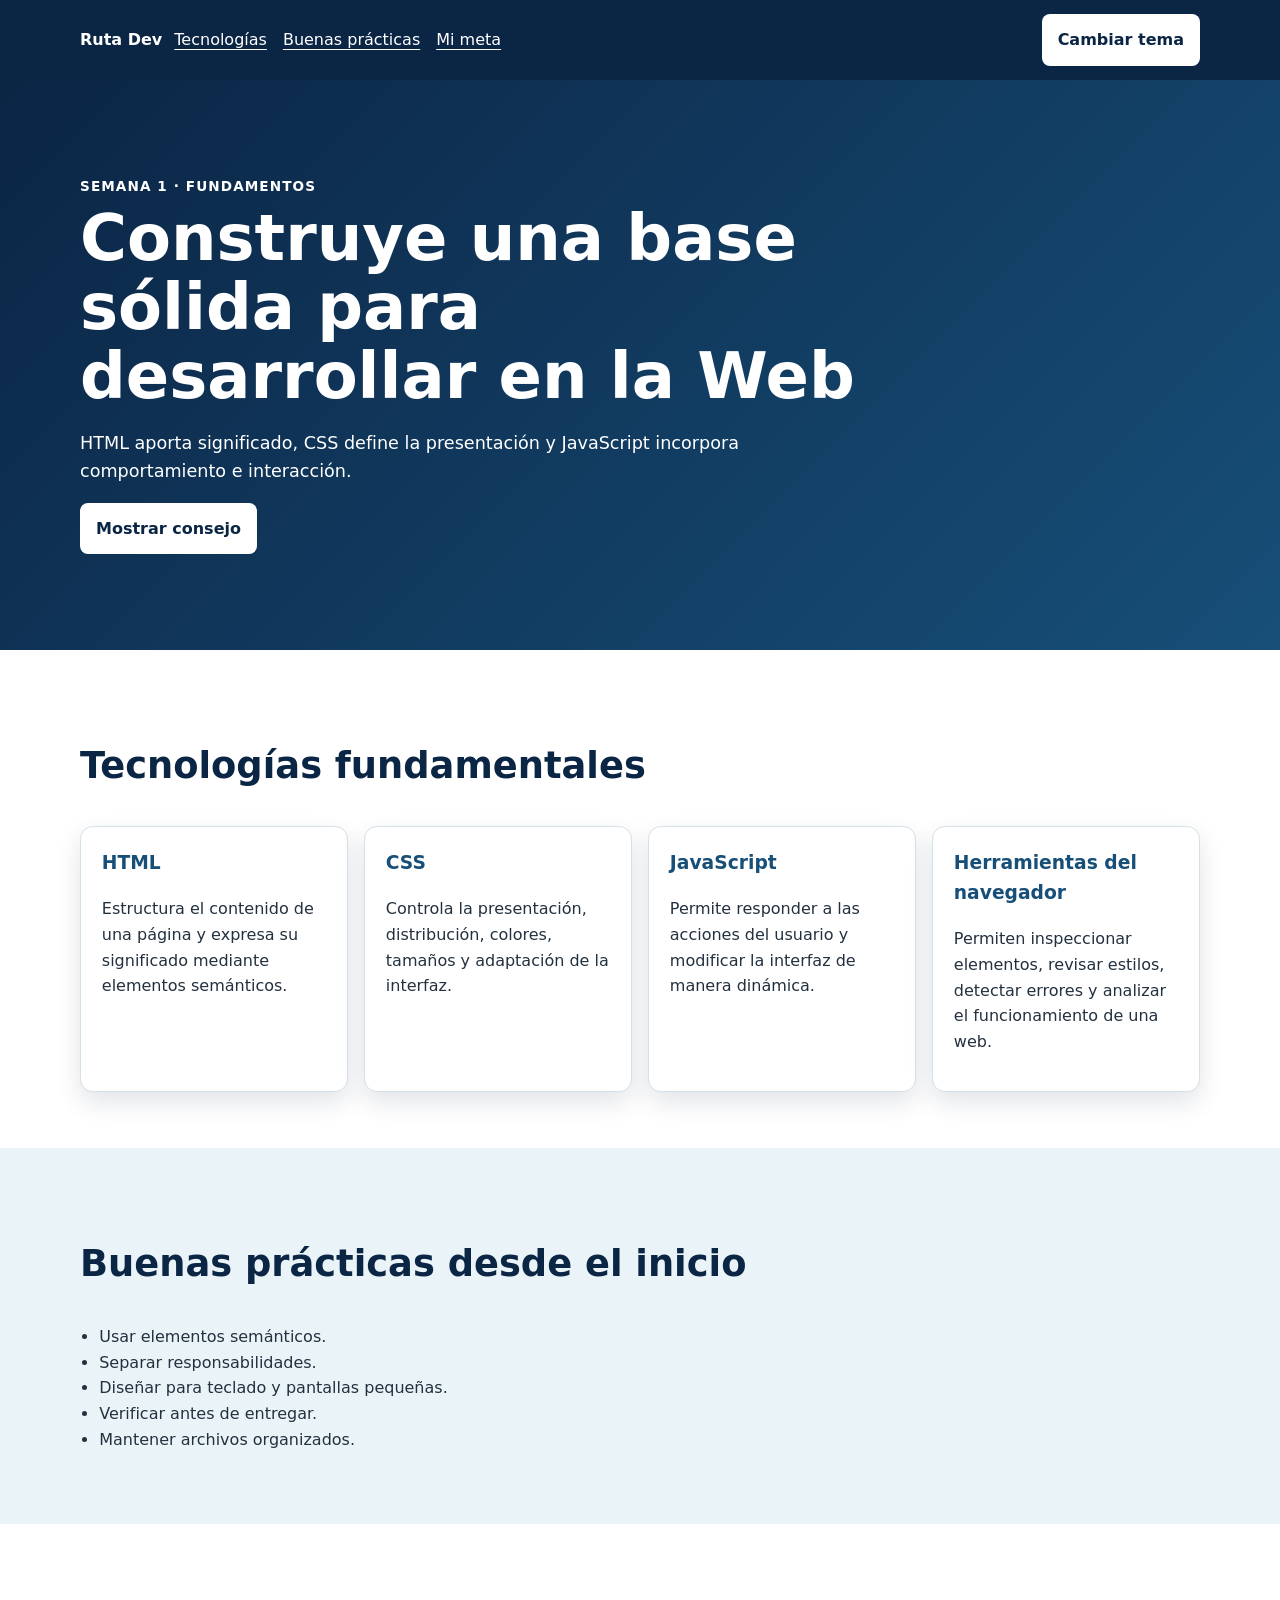
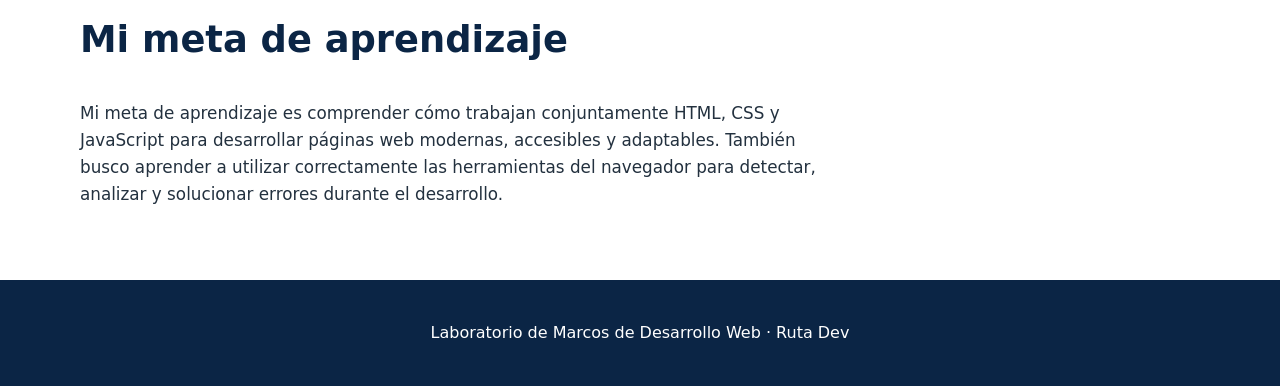
<file: subcarpeta_Sobellite_Javier/Sobellite_Javier_S01_RutaDev/index.html>
<!doctype html>
<html lang="es">

<head>
    <meta charset="UTF-8">
    <meta name="viewport" content="width=device-width, initial-scale=1.0">
    <link rel="icon" type="image/jpg" href="img/logo.jpg">

    <meta name="description"
        content="Ruta introductoria para aprender los fundamentos del desarrollo web.">

    <title>Ruta Dev | Fundamentos Web</title>

    <link rel="stylesheet" href="css/estilo.css">
    <script src="js/app.js" defer></script>
</head>

<body>

    <!-- Enlace de accesibilidad -->
    <a class="salto-contenido" href="#contenido">
        Saltar al contenido
    </a>

    <!-- ENCABEZADO -->
    <header class="encabezado">

        <div class="contenedor barra-navegacion">

            <a class="marca"
               href="#inicio"
               aria-label="Ruta Dev, inicio">
                Ruta Dev
            </a>

            <nav aria-label="Navegación principal">

                <ul class="menu">

                    <li>
                        <a href="#tecnologias">
                            Tecnologías
                        </a>
                    </li>

                    <li>
                        <a href="#practicas">
                            Buenas prácticas
                        </a>
                    </li>

                    <li>
                        <a href="#meta">
                            Mi meta
                        </a>
                    </li>

                </ul>

            </nav>

            <!-- BOTÓN PARA CAMBIAR TEMA -->
            <button
                id="boton-tema"
                class="boton boton-tema"
                type="button"
                aria-pressed="false">

                Cambiar tema

            </button>

        </div>

    </header>


    <!-- CONTENIDO PRINCIPAL -->
    <main id="contenido">

        <!-- HERO -->
        <section id="inicio" class="hero">

            <div class="contenedor">

                <p class="eyebrow">
                    SEMANA 1 · FUNDAMENTOS
                </p>

                <h1>
                    Construye una base sólida para desarrollar en la Web
                </h1>

                <p class="introduccion">
                    HTML aporta significado, CSS define la presentación
                    y JavaScript incorpora comportamiento e interacción.
                </p>

                <!-- BOTÓN CONSEJO -->
                <button
                    id="boton-consejo"
                    class="boton"
                    type="button"
                    aria-expanded="false"
                    aria-controls="consejo">

                    Mostrar consejo

                </button>

                <p
                    id="consejo"
                    class="consejo"
                    hidden>

                    Domina primero los estándares web;
                    después comprenderás mejor cualquier framework.

                </p>

            </div>

        </section>


        <!-- TECNOLOGÍAS -->
        <section
            id="tecnologias"
            class="seccion contenedor"
            aria-labelledby="titulo-tecnologias">

            <h2 id="titulo-tecnologias">
                Tecnologías fundamentales
            </h2>

            <div class="tarjetas">

                <!-- TARJETA 1 -->
                <article class="tarjeta">

                    <h3>HTML</h3>

                    <p>
                        Estructura el contenido de una página
                        y expresa su significado mediante
                        elementos semánticos.
                    </p>

                </article>


                <!-- TARJETA 2 -->
                <article class="tarjeta">

                    <h3>CSS</h3>

                    <p>
                        Controla la presentación, distribución,
                        colores, tamaños y adaptación
                        de la interfaz.
                    </p>

                </article>


                <!-- TARJETA 3 -->
                <article class="tarjeta">

                    <h3>JavaScript</h3>

                    <p>
                        Permite responder a las acciones
                        del usuario y modificar la interfaz
                        de manera dinámica.
                    </p>

                </article>


                <!-- TARJETA 4 - RETO -->
                <article class="tarjeta">

                    <h3>Herramientas del navegador</h3>

                    <p>
                        Permiten inspeccionar elementos,
                        revisar estilos, detectar errores
                        y analizar el funcionamiento de una web.
                    </p>

                </article>

            </div>

        </section>


        <!-- BUENAS PRÁCTICAS -->
        <section
            id="practicas"
            class="seccion seccion-alterna">

            <div class="contenedor">

                <h2>
                    Buenas prácticas desde el inicio
                </h2>

                <ul class="lista-practicas">

                    <li>
                        Usar elementos semánticos.
                    </li>

                    <li>
                        Separar responsabilidades.
                    </li>

                    <li>
                        Diseñar para teclado y pantallas pequeñas.
                    </li>

                    <li>
                        Verificar antes de entregar.
                    </li>

                    <li>
                        Mantener archivos organizados.
                    </li>

                </ul>

            </div>

        </section>


        <!-- META DE APRENDIZAJE -->
        <section
            id="meta"
            class="seccion contenedor"
            aria-labelledby="titulo-meta">

            <h2 id="titulo-meta">
                Mi meta de aprendizaje
            </h2>

            <p class="meta-texto">

                Mi meta de aprendizaje es comprender cómo trabajan
                conjuntamente HTML, CSS y JavaScript para desarrollar
                páginas web modernas, accesibles y adaptables.
                También busco aprender a utilizar correctamente
                las herramientas del navegador para detectar,
                analizar y solucionar errores durante el desarrollo.

            </p>

        </section>

    </main>


    <!-- PIE DE PÁGINA -->
    <footer class="pie">

        <div class="contenedor">

            <p>
                Laboratorio de Marcos de Desarrollo Web · Ruta Dev
            </p>

        </div>

    </footer>

</body>

</html>
</file>
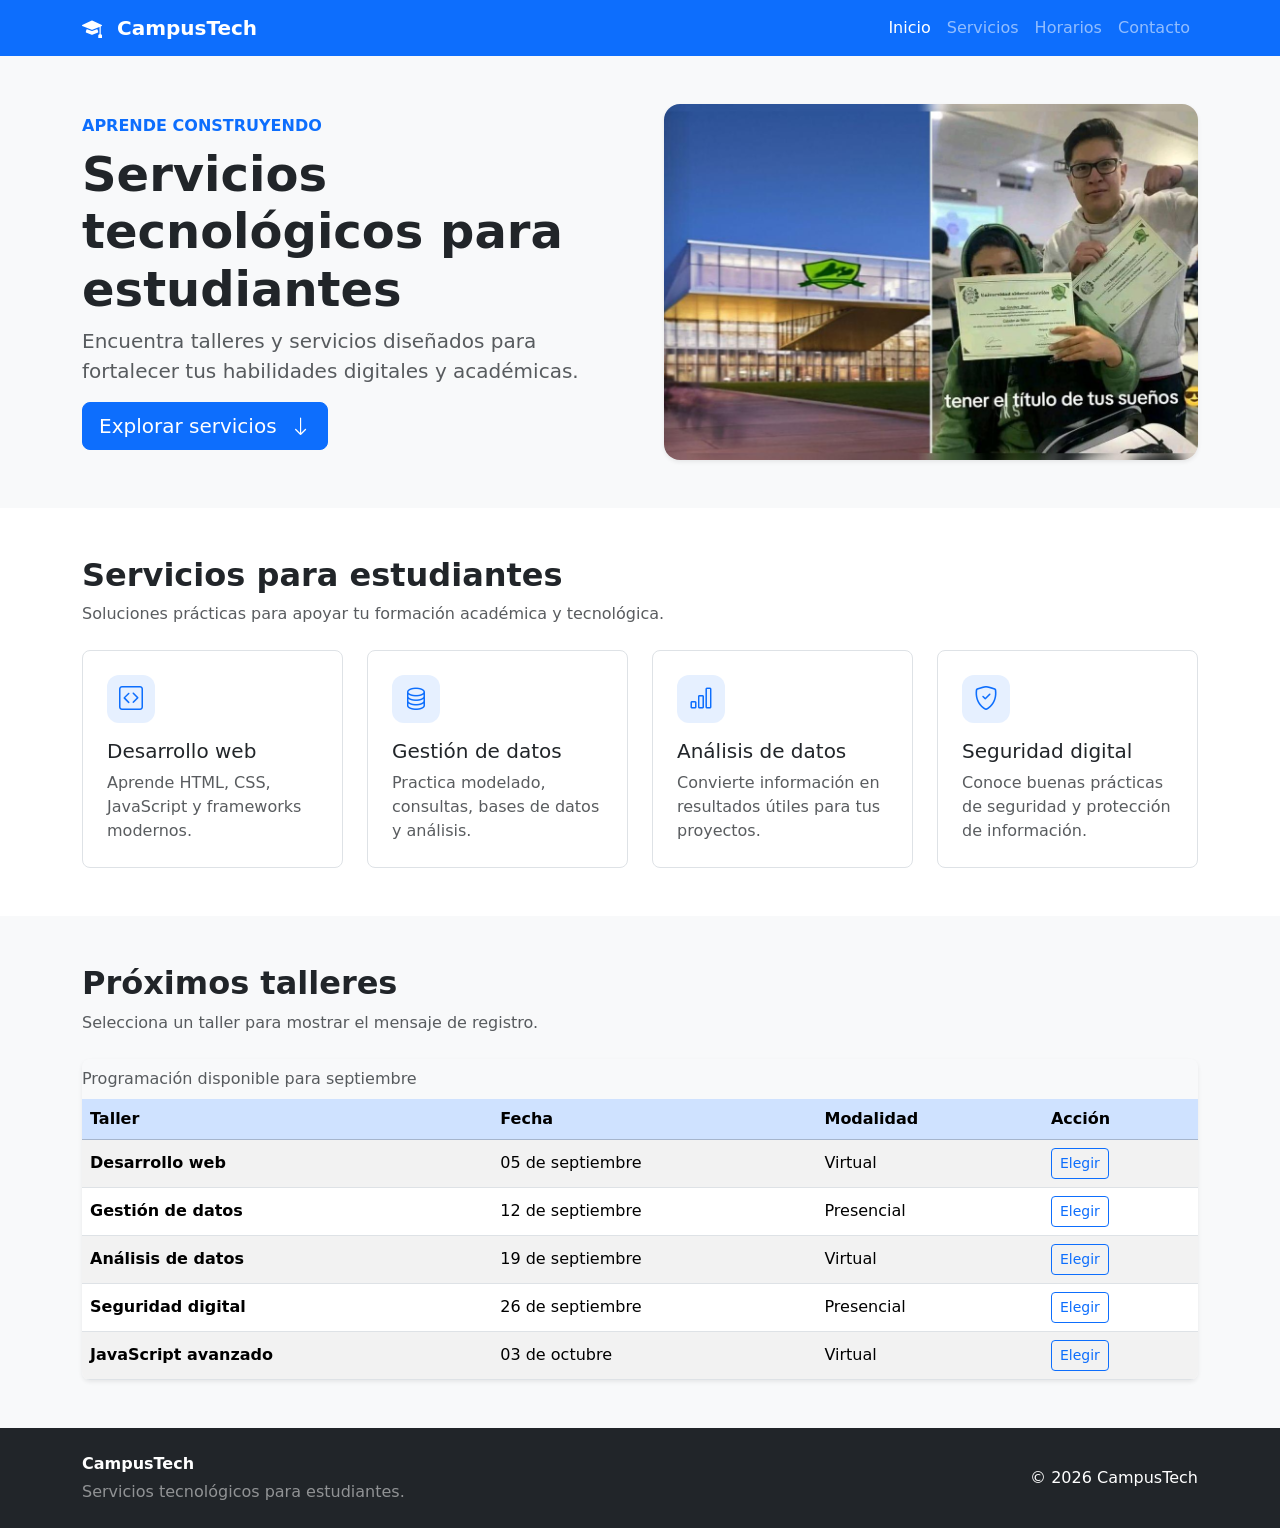
<file: laboratorio2/javier_sobellite/guialab_sem02/index.html>
<!doctype html>
<html lang="es">

<head>

    <meta charset="utf-8">

    <meta
        name="viewport"
        content="width=device-width, initial-scale=1">

    <meta
        name="description"
        content="Portal responsivo de servicios tecnológicos para estudiantes.">

    <title>CampusTech | Servicios tecnológicos</title>


    <!-- Bootstrap 5 -->
    <link
        href="https://cdn.jsdelivr.net/npm/bootstrap@5.3.8/dist/css/bootstrap.min.css"
        rel="stylesheet"
        integrity="sha384-sRIl4kxILFvY47J16cr9ZwB07vP4J8+LH7qKQnuqkuIAvNWLzeN8tE5YBujZqJLB"
        crossorigin="anonymous">


    <!-- Bootstrap Icons -->
    <link
        rel="stylesheet"
        href="https://cdn.jsdelivr.net/npm/bootstrap-icons@1.13.1/font/bootstrap-icons.min.css">


    <!-- CSS propio -->
    <link
        rel="stylesheet"
        href="css/estilos.css">

</head>


<body>

    <!-- Enlace de accesibilidad -->
    <a
        class="visually-hidden-focusable"
        href="#contenido-principal">

        Saltar al contenido principal

    </a>


    <!-- ==================================================
         NAVBAR
         ================================================== -->

    <header>

        <nav
            class="navbar navbar-expand-lg bg-primary sticky-top"
            data-bs-theme="dark"
            aria-label="Navegación principal">

            <div class="container">


                <!-- Marca -->

                <a
                    class="navbar-brand fw-semibold"
                    href="#inicio">

                    <i
                        class="bi bi-mortarboard-fill me-2"
                        aria-hidden="true">
                    </i>

                    CampusTech

                </a>


                <!-- Botón móvil -->

                <button
                    class="navbar-toggler"
                    type="button"
                    data-bs-toggle="collapse"
                    data-bs-target="#menuPrincipal"
                    aria-controls="menuPrincipal"
                    aria-expanded="false"
                    aria-label="Mostrar u ocultar navegación">

                    <span class="navbar-toggler-icon"></span>

                </button>


                <!-- Menú -->

                <div
                    class="collapse navbar-collapse"
                    id="menuPrincipal">

                    <ul
                        class="navbar-nav ms-auto mb-2 mb-lg-0">

                        <li class="nav-item">

                            <a
                                class="nav-link active"
                                aria-current="page"
                                href="#inicio">

                                Inicio

                            </a>

                        </li>


                        <li class="nav-item">

                            <a
                                class="nav-link"
                                href="#servicios">

                                Servicios

                            </a>

                        </li>


                        <li class="nav-item">

                            <a
                                class="nav-link"
                                href="#horarios">

                                Horarios

                            </a>

                        </li>


                        <li class="nav-item">

                            <a
                                class="nav-link"
                                href="#contacto">

                                Contacto

                            </a>

                        </li>

                    </ul>

                </div>

            </div>

        </nav>

    </header>


    <!-- ==================================================
         CONTENIDO PRINCIPAL
         ================================================== -->

    <main id="contenido-principal">


        <!-- ==================================================
             HERO
             ================================================== -->

        <section
            id="inicio"
            class="bg-body-tertiary py-5">

            <div class="container">

                <div
                    class="row align-items-center g-5">


                    <!-- TEXTO -->

                    <div class="col-12 col-lg-6">

                        <p
                            class="text-primary fw-semibold text-uppercase mb-2">

                            Aprende construyendo

                        </p>


                        <h1 class="display-5 fw-bold">

                            Servicios tecnológicos
                            para estudiantes

                        </h1>


                        <p class="lead text-body-secondary">

                            Encuentra talleres y servicios
                            diseñados para fortalecer tus
                            habilidades digitales y académicas.

                        </p>


                        <a
                            class="btn btn-primary btn-lg"
                            href="#servicios">

                            Explorar servicios

                            <i
                                class="bi bi-arrow-down ms-2"
                                aria-hidden="true">
                            </i>

                        </a>

                    </div>


                    <!-- IMAGEN -->

                    <div class="col-12 col-lg-6">

                        <img
                            class="img-fluid rounded-4 shadow-sm hero-image"
                            src="assets/img/campus-tech.jpg"
                            alt="Estudiantes trabajando con computadoras en un laboratorio tecnológico"
                            width="1200"
                            height="800">

                    </div>

                </div>

            </div>

        </section>


        <!-- ==================================================
             SERVICIOS
             ================================================== -->

        <section
            id="servicios"
            class="py-5">

            <div class="container">


                <div class="row mb-4">

                    <div class="col-12 col-lg-8">

                        <h2 class="fw-bold">

                            Servicios para estudiantes

                        </h2>

                        <p class="text-body-secondary mb-0">

                            Soluciones prácticas para apoyar
                            tu formación académica y tecnológica.

                        </p>

                    </div>

                </div>


                <!-- 4 SERVICIOS -->

                <div class="row g-4">


                    <!-- Servicio 1 -->

                    <article
                        class="col-12 col-md-6 col-xl-3">

                        <div
                            class="service-card h-100 p-4 border rounded-3 bg-body">

                            <div
                                class="feature-icon mb-3"
                                aria-hidden="true">

                                <i class="bi bi-code-square"></i>

                            </div>

                            <h3 class="h5">

                                Desarrollo web

                            </h3>

                            <p
                                class="text-body-secondary mb-0">

                                Aprende HTML, CSS, JavaScript
                                y frameworks modernos.

                            </p>

                        </div>

                    </article>


                    <!-- Servicio 2 -->

                    <article
                        class="col-12 col-md-6 col-xl-3">

                        <div
                            class="service-card h-100 p-4 border rounded-3 bg-body">

                            <div
                                class="feature-icon mb-3"
                                aria-hidden="true">

                                <i class="bi bi-database"></i>

                            </div>

                            <h3 class="h5">

                                Gestión de datos

                            </h3>

                            <p
                                class="text-body-secondary mb-0">

                                Practica modelado, consultas,
                                bases de datos y análisis.

                            </p>

                        </div>

                    </article>


                    <!-- Servicio 3 -->

                    <article
                        class="col-12 col-md-6 col-xl-3">

                        <div
                            class="service-card h-100 p-4 border rounded-3 bg-body">

                            <div
                                class="feature-icon mb-3"
                                aria-hidden="true">

                                <i class="bi bi-bar-chart"></i>

                            </div>

                            <h3 class="h5">

                                Análisis de datos

                            </h3>

                            <p
                                class="text-body-secondary mb-0">

                                Convierte información en
                                resultados útiles para tus proyectos.

                            </p>

                        </div>

                    </article>


                    <!-- Servicio 4 -->

                    <article
                        class="col-12 col-md-6 col-xl-3">

                        <div
                            class="service-card h-100 p-4 border rounded-3 bg-body">

                            <div
                                class="feature-icon mb-3"
                                aria-hidden="true">

                                <i class="bi bi-shield-check"></i>

                            </div>

                            <h3 class="h5">

                                Seguridad digital

                            </h3>

                            <p
                                class="text-body-secondary mb-0">

                                Conoce buenas prácticas de
                                seguridad y protección de información.

                            </p>

                        </div>

                    </article>


                </div>

            </div>

        </section>


        <!-- ==================================================
             HORARIOS
             ================================================== -->

        <section
            id="horarios"
            class="py-5 bg-body-tertiary">

            <div class="container">


                <div class="row mb-4">

                    <div class="col-12 col-lg-8">

                        <h2 class="fw-bold">

                            Próximos talleres

                        </h2>

                        <p class="text-body-secondary mb-0">

                            Selecciona un taller para mostrar
                            el mensaje de registro.

                        </p>

                    </div>

                </div>


                <!-- TABLA -->

                <div
                    class="table-responsive shadow-sm rounded-3">

                    <table
                        class="table table-striped table-hover align-middle mb-0">

                        <caption class="caption-top">

                            Programación disponible
                            para septiembre

                        </caption>


                        <thead class="table-primary">

                            <tr>

                                <th scope="col">
                                    Taller
                                </th>

                                <th scope="col">
                                    Fecha
                                </th>

                                <th scope="col">
                                    Modalidad
                                </th>

                                <th scope="col">
                                    Acción
                                </th>

                            </tr>

                        </thead>


                        <tbody>


                            <tr>

                                <th scope="row">
                                    Desarrollo web
                                </th>

                                <td>
                                    05 de septiembre
                                </td>

                                <td>
                                    Virtual
                                </td>

                                <td>

                                    <button
                                        class="btn btn-outline-primary btn-sm"
                                        type="button"
                                        data-taller="Desarrollo web">

                                        Elegir

                                    </button>

                                </td>

                            </tr>


                            <tr>

                                <th scope="row">
                                    Gestión de datos
                                </th>

                                <td>
                                    12 de septiembre
                                </td>

                                <td>
                                    Presencial
                                </td>

                                <td>

                                    <button
                                        class="btn btn-outline-primary btn-sm"
                                        type="button"
                                        data-taller="Gestión de datos">

                                        Elegir

                                    </button>

                                </td>

                            </tr>


                            <tr>

                                <th scope="row">
                                    Análisis de datos
                                </th>

                                <td>
                                    19 de septiembre
                                </td>

                                <td>
                                    Virtual
                                </td>

                                <td>

                                    <button
                                        class="btn btn-outline-primary btn-sm"
                                        type="button"
                                        data-taller="Análisis de datos">

                                        Elegir

                                    </button>

                                </td>

                            </tr>


                            <tr>

                                <th scope="row">
                                    Seguridad digital
                                </th>

                                <td>
                                    26 de septiembre
                                </td>

                                <td>
                                    Presencial
                                </td>

                                <td>

                                    <button
                                        class="btn btn-outline-primary btn-sm"
                                        type="button"
                                        data-taller="Seguridad digital">

                                        Elegir

                                    </button>

                                </td>

                            </tr>


                            <tr>

                                <th scope="row">
                                    JavaScript avanzado
                                </th>

                                <td>
                                    03 de octubre
                                </td>

                                <td>
                                    Virtual
                                </td>

                                <td>

                                    <button
                                        class="btn btn-outline-primary btn-sm"
                                        type="button"
                                        data-taller="JavaScript avanzado">

                                        Elegir

                                    </button>

                                </td>

                            </tr>


                        </tbody>

                    </table>

                </div>


                <!-- MENSAJE ACCESIBLE -->

                <p
                    id="estado-registro"
                    class="alert alert-info mt-3 mb-0 d-none"
                    role="status"
                    aria-live="polite">
                </p>

            </div>

        </section>

    </main>


    <!-- ==================================================
         FOOTER
         ================================================== -->

    <footer
        id="contacto"
        class="bg-dark text-white py-4">

        <div class="container">

            <div
                class="row align-items-center gy-3">


                <div class="col-12 col-md-8">

                    <p class="mb-1 fw-semibold">

                        CampusTech

                    </p>

                    <p class="mb-0 text-white-50">

                        Servicios tecnológicos para estudiantes.

                    </p>

                </div>


                <div
                    class="col-12 col-md-4 text-md-end">

                    <span>

                        ©
                        <span data-current-year></span>
                        CampusTech

                    </span>

                </div>


            </div>

        </div>

    </footer>


    <!-- Bootstrap JavaScript -->

    <script
        src="https://cdn.jsdelivr.net/npm/bootstrap@5.3.8/dist/js/bootstrap.bundle.min.js"
        integrity="sha384-FKyoEForCGlyvwx9Hj09JcYn3nv7wiPVlz7YYwJrWVcXK/BmnVDxM+D2scQbITxI"
        crossorigin="anonymous">
    </script>


    <!-- JavaScript propio -->

    <script src="js/app.js"></script>

</body>

</html>
</file>
<file: subcarpeta_Sobellite_Javier/Sobellite_Javier_S01_RutaDev/css/estilo.css>
:root {
    --azul-900: #0b2545;
    --azul-700: #174f78;
    --celeste-100: #eaf4f8;
    --blanco: #ffffff;
    --texto: #23313f;
    --borde: #d5e1e8;
    --sombra: 0 10px 25px rgb(11 37 69 / 12%);
}

/* CONFIGURACIÓN GENERAL */

* {
    box-sizing: border-box;
}

html {
    scroll-behavior: smooth;
}

body {
    margin: 0;
    color: var(--texto);
    background: var(--blanco);

    font-family:
        system-ui,
        -apple-system,
        "Segoe UI",
        sans-serif;

    line-height: 1.6;
}

a {
    color: inherit;
}


/* CONTENEDOR */

.contenedor {
    width: min(100% - 2rem, 70rem);
    margin-inline: auto;
}


/* ACCESIBILIDAD */

.salto-contenido {
    position: fixed;

    inset: 0.5rem auto auto 0.5rem;

    z-index: 10;

    padding: 0.7rem 1rem;

    background: var(--blanco);
    color: var(--azul-900);

    transform: translateY(-150%);
}

.salto-contenido:focus {
    transform: translateY(0);
}


/* ENCABEZADO */

.encabezado {
    position: sticky;
    top: 0;

    z-index: 5;

    color: var(--blanco);

    background: var(--azul-900);
}

.barra-navegacion {
    display: flex;

    flex-wrap: wrap;

    align-items: center;

    justify-content: space-between;

    gap: 0.75rem;

    padding-block: 0.9rem;
}

.marca {
    font-weight: 800;
    text-decoration: none;
}


/* MENÚ */

.menu {
    display: flex;

    flex-wrap: wrap;

    gap: 1rem;

    margin: 0;
    padding: 0;

    list-style: none;
}

.menu a {
    text-underline-offset: 0.25rem;
}


/* HERO */

.hero {
    padding-block: clamp(3rem, 8vw, 6rem);

    color: var(--blanco);

    background:
        linear-gradient(
            135deg,
            var(--azul-900),
            var(--azul-700)
        );
}

.hero h1 {
    max-width: 18ch;

    margin-block: 0.4rem 1rem;

    font-size:
        clamp(
            2rem,
            6vw,
            4rem
        );

    line-height: 1.08;
}

.eyebrow {
    margin: 0;

    font-size: 0.85rem;

    font-weight: 800;

    letter-spacing: 0.08em;
}

.introduccion {
    max-width: 62ch;

    font-size: 1.1rem;
}


/* BOTONES */

.boton {
    border: 0;

    border-radius: 0.5rem;

    padding: 0.8rem 1rem;

    color: var(--azul-900);

    background: var(--blanco);

    font: inherit;

    font-weight: 750;

    cursor: pointer;

    transition:
        transform 0.2s ease,
        background 0.2s ease;
}

.boton:hover {
    background: var(--celeste-100);

    transform: translateY(-2px);
}

.boton-tema {
    margin-left: auto;
}


/* FOCO DE TECLADO */

:focus-visible {
    outline: 0.2rem solid #ffcc4d;

    outline-offset: 0.2rem;
}


/* CONSEJO */

.consejo {
    max-width: 65ch;

    padding: 1rem;

    border-left: 0.3rem solid #ffcc4d;

    background: rgb(255 255 255 / 12%);
}


/* SECCIONES */

.seccion {
    padding-block: 3.5rem;
}

.seccion h2 {
    color: var(--azul-900);

    font-size:
        clamp(
            1.6rem,
            4vw,
            2.3rem
        );
}


/* TARJETAS */

.tarjetas {
    display: grid;

    gap: 1rem;
}

.tarjeta {
    padding: 1.3rem;

    border:
        1px solid
        var(--borde);

    border-radius: 0.8rem;

    background: var(--blanco);

    box-shadow: var(--sombra);

    transition:
        transform 0.2s ease,
        box-shadow 0.2s ease;
}

.tarjeta:hover {
    transform: translateY(-4px);

    box-shadow:
        0 14px 30px
        rgb(11 37 69 / 16%);
}

.tarjeta h3 {
    margin-top: 0;

    color: var(--azul-700);
}


/* SECCIÓN ALTERNATIVA */

.seccion-alterna {
    background: var(--celeste-100);
}

.lista-practicas {
    padding-left: 1.2rem;
}


/* META */

.meta-texto {
    max-width: 70ch;

    font-size: 1.05rem;
}


/* PIE */

.pie {
    padding-block: 1.5rem;

    color: var(--blanco);

    background: var(--azul-900);

    text-align: center;
}


/* TABLET Y ESCRITORIO */

@media (min-width: 48rem) {

    .tarjetas {
        grid-template-columns:
            repeat(4, 1fr);
    }

}


/* TEMA OSCURO */

.tema-oscuro {

    --blanco: #101820;

    --texto: #eef5f8;

    --borde: #3d5360;

    --celeste-100: #172832;

}


/* Ajustes del tema oscuro */

.tema-oscuro .tarjeta {
    background: #16232c;
}

.tema-oscuro .seccion h2 {
    color: #eef5f8;
}

.tema-oscuro .tarjeta h3 {
    color: #8ed8ff;
}


/* REDUCIR ANIMACIONES */

@media (prefers-reduced-motion: reduce) {

    html {
        scroll-behavior: auto;
    }

    .boton,
    .tarjeta {
        transition: none;
    }

}
</file>
<file: laboratorio2/javier_sobellite/guialab_sem02/css/estilos.css>
:root {

    --app-icon-size: 3rem;

}


/* Desplazamiento suave */

html {

    scroll-behavior: smooth;

}


/* Ancho mínimo */

body {

    min-width: 320px;

}


/* Posición al navegar */

section[id],
footer[id] {

    scroll-margin-top: 4.5rem;

}


/* Imagen principal */

.hero-image {

    width: 100%;

    aspect-ratio: 3 / 2;

    object-fit: cover;

}


/* Iconos */

.feature-icon {

    display: inline-flex;

    width: var(--app-icon-size);

    height: var(--app-icon-size);

    align-items: center;

    justify-content: center;

    color: var(--bs-primary);

    font-size: 1.5rem;

    background-color:
        rgba(
            var(--bs-primary-rgb),
            0.1
        );

    border-radius: 0.75rem;

}


/* Foco accesible */

.navbar .nav-link:focus-visible,
.btn:focus-visible {

    outline:
        3px
        solid
        var(--bs-warning);

    outline-offset: 3px;

}


/*
==================================================
CLASE PROPIA REUTILIZABLE
==================================================
*/

.service-card {

    transition:
        transform 0.2s ease,
        box-shadow 0.2s ease;

}


.service-card:hover {

    transform:
        translateY(-4px);

    box-shadow:
        var(--bs-box-shadow);

}


/* Respeto a usuarios que reducen movimiento */

@media (prefers-reduced-motion: reduce) {

    html {

        scroll-behavior: auto;

    }

    .service-card {

        transition: none;

    }

}
</file>
